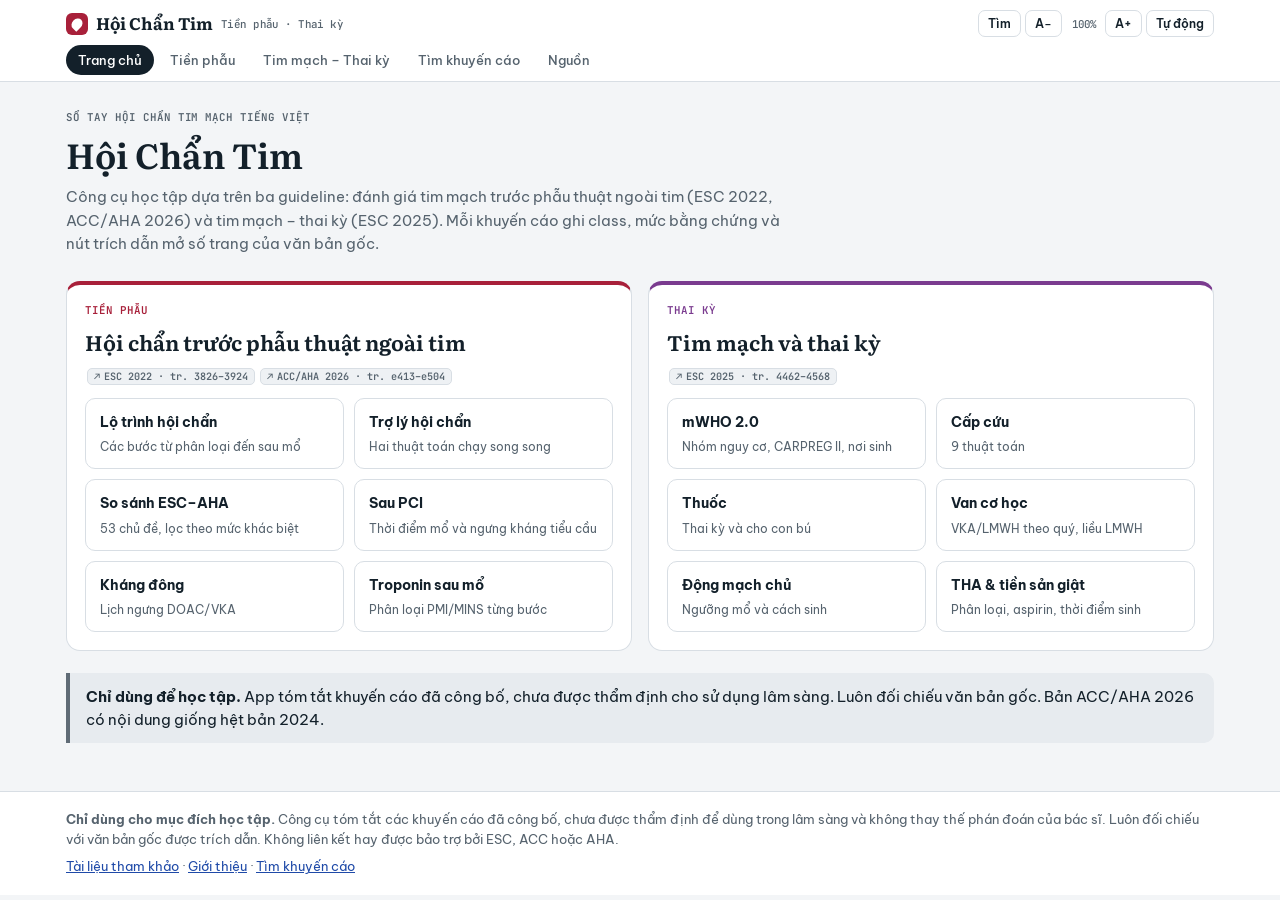
<file: index.html>
<!doctype html>
<html lang="vi">
<head>
<meta charset="utf-8">
<meta name="viewport" content="width=device-width, initial-scale=1, viewport-fit=cover">
<title>Hội Chẩn Tim</title>
<meta name="description" content="Công cụ học tập tiếng Việt về hội chẩn tim mạch trước phẫu thuật ngoài tim (ESC 2022, ACC/AHA 2026) và tim mạch – thai kỳ (ESC 2025). Mọi nội dung có trích dẫn khuyến cáo.">
<meta name="theme-color" content="#13202a">
<link rel="icon" href="data:image/svg+xml,%3Csvg xmlns='http://www.w3.org/2000/svg' viewBox='0 0 32 32'%3E%3Crect width='32' height='32' rx='7' fill='%23a8203a'/%3E%3Cpath d='M16 25s-8-5.2-8-11a4.5 4.5 0 0 1 8-2.8A4.5 4.5 0 0 1 24 14c0 5.8-8 11-8 11z' fill='%23fff'/%3E%3C/svg%3E">
<link rel="preconnect" href="https://fonts.googleapis.com">
<link rel="preconnect" href="https://fonts.gstatic.com" crossorigin>
<link rel="stylesheet" href="https://fonts.googleapis.com/css2?family=Be+Vietnam+Pro:wght@400;500;600;700&family=Literata:opsz,wght@7..72,500;7..72,650&family=JetBrains+Mono:wght@500;700&display=swap">
<link rel="stylesheet" href="assets/style.css">
</head>
<body>
<a class="skip" href="#main">Bỏ qua đến nội dung</a>
<header class="top">
  <div class="wrap bar">
    <a class="brand" href="#/"><span class="logo" aria-hidden="true"></span><b>Hội Chẩn Tim</b><small>Tiền phẫu · Thai kỳ</small></a>
    <div class="tools">
      <button type="button" class="ic" id="btn-search" aria-label="Tìm khuyến cáo">Tìm</button>
      <button type="button" class="ic" id="fs-down" aria-label="Giảm cỡ chữ">A−</button>
      <span class="fs" id="fs-val">100%</span>
      <button type="button" class="ic" id="fs-up" aria-label="Tăng cỡ chữ">A+</button>
      <button type="button" class="ic" id="btn-theme" aria-label="Đổi giao diện sáng/tối">Tự động</button>
    </div>
  </div>
  <nav class="wrap mainnav" id="mainnav" aria-label="Điều hướng chính"></nav>
  <nav class="wrap subnav" id="subnav" aria-label="Công cụ trong mục"></nav>
</header>
<main id="main" class="wrap" tabindex="-1"></main>
<footer class="foot">
  <div class="wrap">
    <p><b>Chỉ dùng cho mục đích học tập.</b> Công cụ tóm tắt các khuyến cáo đã công bố, chưa được thẩm định để dùng trong lâm sàng và không thay thế phán đoán của bác sĩ. Luôn đối chiếu với văn bản gốc được trích dẫn. Không liên kết hay được bảo trợ bởi ESC, ACC hoặc AHA.</p>
    <p><a href="#/nguon">Tài liệu tham khảo</a> · <a href="#/gioi-thieu">Giới thiệu</a> · <a href="#/tim">Tìm khuyến cáo</a></p>
  </div>
</footer>
<div class="modal" id="modal" hidden><div class="modal-card" role="dialog" aria-modal="true" aria-labelledby="modal-title"><button type="button" class="modal-x" id="modal-x" aria-label="Đóng">×</button><div id="modal-body"></div></div></div>
<script src="data/refs.js"></script>
<script src="data/periop.js"></script>
<script src="data/preg.js"></script>
<script src="assets/core.js"></script>
<script src="pages/periop.js"></script>
<script src="pages/preg.js"></script>
<script src="pages/common.js"></script>
</body>
</html>
</file>
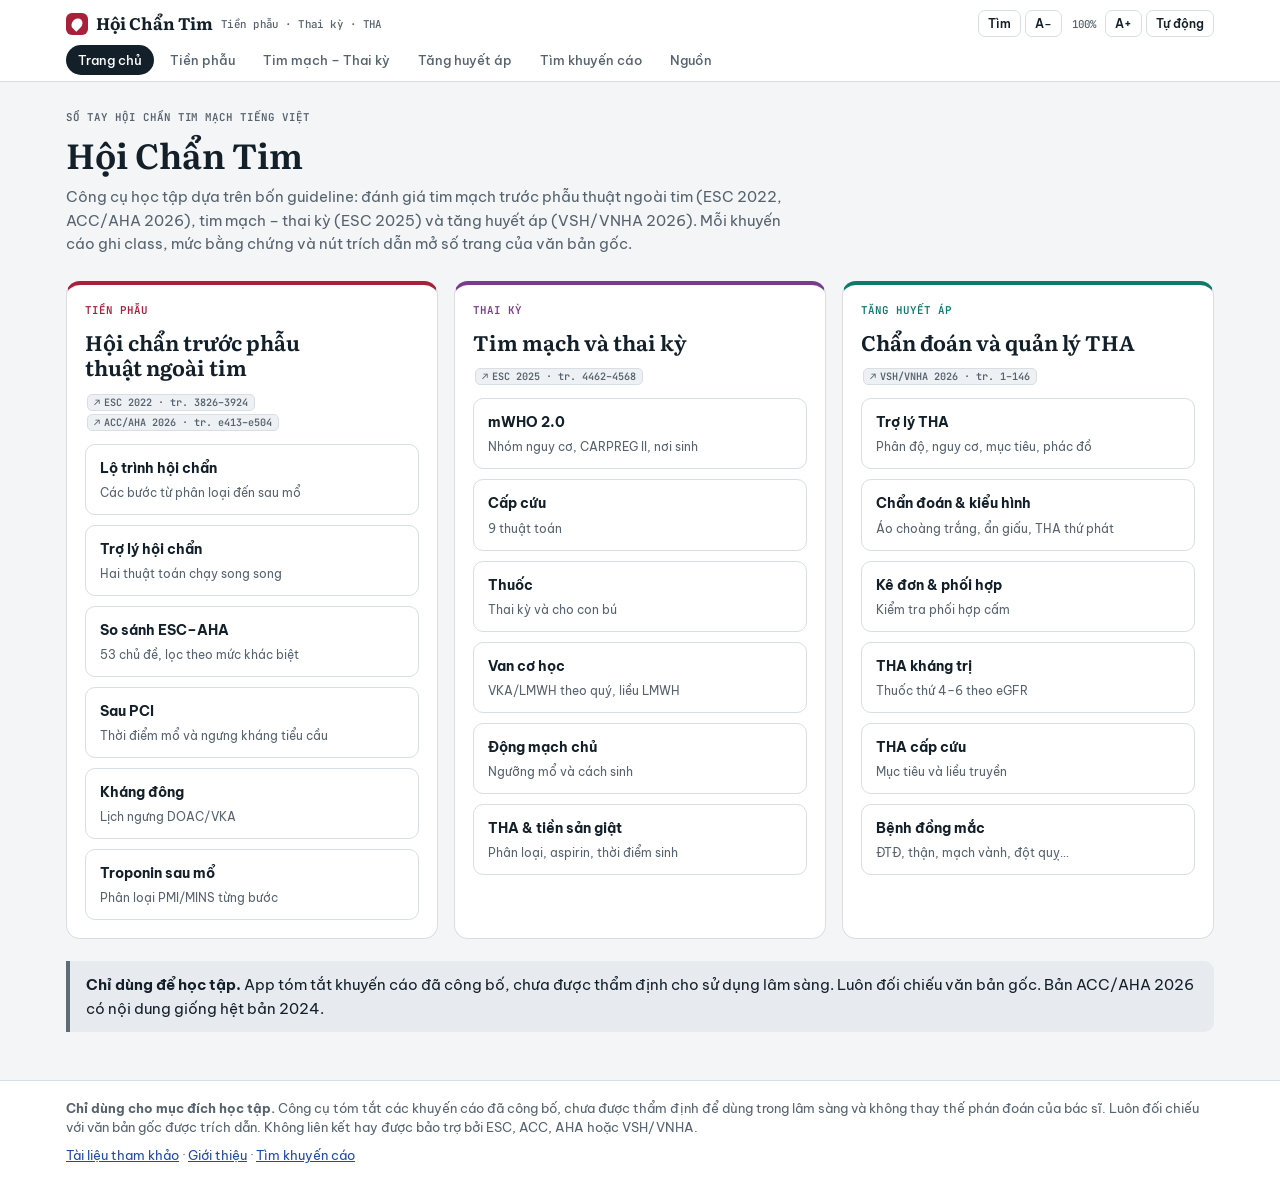
<file: timmach-vn/index.html>
<!doctype html>
<html lang="vi">
<head>
<meta charset="utf-8">
<meta name="viewport" content="width=device-width, initial-scale=1, viewport-fit=cover">
<title>Hội Chẩn Tim</title>
<meta name="description" content="Công cụ học tập tiếng Việt về hội chẩn tim mạch trước phẫu thuật ngoài tim (ESC 2022, ACC/AHA 2026) tim mạch – thai kỳ (ESC 2025) và tăng huyết áp (VSH/VNHA 2026). Mọi nội dung có trích dẫn khuyến cáo.">
<meta name="theme-color" content="#13202a">
<link rel="icon" href="data:image/svg+xml,%3Csvg xmlns='http://www.w3.org/2000/svg' viewBox='0 0 32 32'%3E%3Crect width='32' height='32' rx='7' fill='%23a8203a'/%3E%3Cpath d='M16 25s-8-5.2-8-11a4.5 4.5 0 0 1 8-2.8A4.5 4.5 0 0 1 24 14c0 5.8-8 11-8 11z' fill='%23fff'/%3E%3C/svg%3E">
<link rel="preconnect" href="https://fonts.googleapis.com">
<link rel="preconnect" href="https://fonts.gstatic.com" crossorigin>
<link rel="stylesheet" href="https://fonts.googleapis.com/css2?family=Be+Vietnam+Pro:wght@400;500;600;700&family=Literata:opsz,wght@7..72,500;7..72,650&family=JetBrains+Mono:wght@500;700&display=swap">
<link rel="stylesheet" href="assets/style.css">
</head>
<body>
<a class="skip" href="#main">Bỏ qua đến nội dung</a>
<header class="top">
  <div class="wrap bar">
    <a class="brand" href="#/"><span class="logo" aria-hidden="true"></span><b>Hội Chẩn Tim</b><small>Tiền phẫu · Thai kỳ · THA</small></a>
    <div class="tools">
      <button type="button" class="ic" id="btn-search" aria-label="Tìm khuyến cáo">Tìm</button>
      <button type="button" class="ic" id="fs-down" aria-label="Giảm cỡ chữ">A−</button>
      <span class="fs" id="fs-val">100%</span>
      <button type="button" class="ic" id="fs-up" aria-label="Tăng cỡ chữ">A+</button>
      <button type="button" class="ic" id="btn-theme" aria-label="Đổi giao diện sáng/tối">Tự động</button>
    </div>
  </div>
  <nav class="wrap mainnav" id="mainnav" aria-label="Điều hướng chính"></nav>
  <nav class="wrap subnav" id="subnav" aria-label="Công cụ trong mục"></nav>
</header>
<main id="main" class="wrap" tabindex="-1"></main>
<footer class="foot">
  <div class="wrap">
    <p><b>Chỉ dùng cho mục đích học tập.</b> Công cụ tóm tắt các khuyến cáo đã công bố, chưa được thẩm định để dùng trong lâm sàng và không thay thế phán đoán của bác sĩ. Luôn đối chiếu với văn bản gốc được trích dẫn. Không liên kết hay được bảo trợ bởi ESC, ACC, AHA hoặc VSH/VNHA.</p>
    <p><a href="#/nguon">Tài liệu tham khảo</a> · <a href="#/gioi-thieu">Giới thiệu</a> · <a href="#/tim">Tìm khuyến cáo</a></p>
  </div>
</footer>
<div class="modal" id="modal" hidden><div class="modal-card" role="dialog" aria-modal="true" aria-labelledby="modal-title"><button type="button" class="modal-x" id="modal-x" aria-label="Đóng">×</button><div id="modal-body"></div></div></div>
<script src="data/refs.js"></script>
<script src="data/periop.js"></script>
<script src="data/preg.js"></script>
<script src="data/tha.js"></script>
<script src="assets/core.js"></script>
<script src="pages/periop.js"></script>
<script src="pages/preg.js"></script>
<script src="pages/tha.js"></script>
<script src="pages/common.js"></script>
</body>
</html>
</file>
<file: assets/style.css>
/* Hội Chẩn Tim — sổ tay hội chẩn tim mạch. ESC = xanh chàm, AHA = đỏ thẫm, thai kỳ = tím mận; màu class theo quy ước guideline */
:root{
  --bg:#f3f5f7; --surface:#ffffff; --surface2:#eef1f4; --ink:#13202a; --muted:#56636e; --line:#d8dee4;
  --esc:#1f4aa8; --esc-soft:#e6ecfa; --aha:#a8203a; --aha-soft:#fae8ec; --preg:#7a3b8f; --preg-soft:#f3e8f7;
  --c1:#1f8a5b; --c1-soft:#dff3e9; --c2a:#a77a00; --c2a-soft:#fbf0cf; --c2b:#c3620f; --c2b-soft:#fde5d1;
  --c3:#b42d36; --c3-soft:#f9dfe1; --cv:#5f6b76; --cv-soft:#e7ebef; --focus:#2b6cb0;
  --f-display:"Literata", Georgia, "Times New Roman", serif;
  --f-body:"Be Vietnam Pro", "Segoe UI", system-ui, -apple-system, sans-serif;
  --f-mono:"JetBrains Mono", ui-monospace, "SF Mono", Consolas, monospace;
  --r:10px; --fs:15px; color-scheme:light;
}
@media (prefers-color-scheme: dark){:root:not([data-theme="light"]){
  --bg:#0e1419; --surface:#161f27; --surface2:#1c2731; --ink:#e4e9ee; --muted:#9aa7b3; --line:#2b3843;
  --esc:#8aa8f2; --esc-soft:#1b2848; --aha:#f08a9c; --aha-soft:#3a1a22; --preg:#d19be3; --preg-soft:#33203b;
  --c1:#5fcf98; --c1-soft:#143326; --c2a:#e8c04a; --c2a-soft:#382d0c; --c2b:#f39a55; --c2b-soft:#3d250f;
  --c3:#f07b83; --c3-soft:#3d1a1e; --cv:#a4afb9; --cv-soft:#25313b; --focus:#8ab4f8; color-scheme:dark}}
:root[data-theme="dark"]{
  --bg:#0e1419; --surface:#161f27; --surface2:#1c2731; --ink:#e4e9ee; --muted:#9aa7b3; --line:#2b3843;
  --esc:#8aa8f2; --esc-soft:#1b2848; --aha:#f08a9c; --aha-soft:#3a1a22; --preg:#d19be3; --preg-soft:#33203b;
  --c1:#5fcf98; --c1-soft:#143326; --c2a:#e8c04a; --c2a-soft:#382d0c; --c2b:#f39a55; --c2b-soft:#3d250f;
  --c3:#f07b83; --c3-soft:#3d1a1e; --cv:#a4afb9; --cv-soft:#25313b; --focus:#8ab4f8; color-scheme:dark}
*{box-sizing:border-box}
html{font-size:var(--fs)}
body{margin:0;background:var(--bg);color:var(--ink);font-family:var(--f-body);font-size:1rem;line-height:1.55;-webkit-text-size-adjust:100%}
h1,h2,h3,h4{font-family:var(--f-display);font-weight:650;text-wrap:balance;line-height:1.2;margin:0}
h1{font-size:clamp(1.55rem,3.4vw,2.3rem)} h2{font-size:1.4rem} h3{font-size:1.07rem} h4{font-size:.98rem}
p{margin:0} a{color:var(--esc)}
.skip{position:absolute;left:-999px;top:0;background:var(--ink);color:var(--surface);padding:8px 12px;z-index:50}
.skip:focus{left:8px}
.wrap{max-width:1180px;margin:0 auto;padding-left:max(16px,env(safe-area-inset-left,0px));padding-right:max(16px,env(safe-area-inset-right,0px))}
header.top{position:sticky;top:0;z-index:9;background:var(--surface);border-bottom:1px solid var(--line);padding-top:env(safe-area-inset-top,0px)}
.bar{display:flex;align-items:center;justify-content:space-between;gap:10px;flex-wrap:wrap;padding-block:10px 4px}
.brand{display:flex;align-items:center;gap:8px;text-decoration:none;color:var(--ink)}
.brand b{font-family:var(--f-display);font-size:1.12rem}
.brand small{font:500 .72rem var(--f-mono);color:var(--muted);letter-spacing:.04em}
.logo{width:22px;height:22px;border-radius:6px;background:var(--aha);display:inline-block;position:relative}
.logo::after{content:"";position:absolute;inset:6px 5px;border-radius:50% 50% 50% 0;background:var(--surface);transform:rotate(-45deg)}
.tools{display:flex;align-items:center;gap:4px}
.ic{border:1px solid var(--line);background:var(--surface);color:var(--ink);font:600 .8rem var(--f-body);padding:5px 9px;border-radius:7px;cursor:pointer}
.ic:hover{background:var(--surface2)}
.fs{font:500 .72rem var(--f-mono);color:var(--muted);min-width:3.2em;text-align:center}
nav.mainnav,nav.subnav{display:flex;gap:4px;overflow-x:auto;scrollbar-width:thin}
nav.mainnav{padding-block:4px 6px}
nav.subnav{padding-block:0 8px}
nav.subnav:empty{display:none}
.nv{flex:0 0 auto;text-decoration:none;color:var(--muted);font:500 .86rem var(--f-body);padding:6px 11px;border-radius:999px;white-space:nowrap;border:1px solid transparent}
.nv:hover{color:var(--ink);background:var(--surface2)}
.nv[aria-current="page"]{background:var(--ink);color:var(--surface)}
.subnav .nv{font-size:.8rem;padding:4px 10px}
.subnav .nv[aria-current="page"]{background:var(--surface2);color:var(--ink);border-color:var(--line)}
button:focus-visible,select:focus-visible,input:focus-visible,a:focus-visible,summary:focus-visible{outline:2px solid var(--focus);outline-offset:2px}
main{padding-block:22px 48px;display:flex;flex-direction:column;gap:22px;min-height:60vh}
main:focus{outline:none}
.lede{max-width:74ch;color:var(--muted)}
.eyebrow{font:600 .72rem var(--f-mono);letter-spacing:.09em;text-transform:uppercase;color:var(--muted)}
.head{display:flex;flex-direction:column;gap:8px}
.panel{background:var(--surface);border:1px solid var(--line);border-radius:var(--r);padding:16px;min-width:0}
.panel p,.callout p,.panel li{overflow-wrap:anywhere}
.stack{display:flex;flex-direction:column;gap:10px}
.row{display:flex;flex-wrap:wrap;gap:8px;align-items:center}
.callout{border-left:4px solid var(--aha);background:var(--aha-soft);padding:12px 16px;border-radius:0 var(--r) var(--r) 0}
.callout.esc{border-color:var(--esc);background:var(--esc-soft)}
.callout.preg{border-color:var(--preg);background:var(--preg-soft)}
.callout.neutral{border-color:var(--cv);background:var(--cv-soft)}
.grid2{display:grid;grid-template-columns:repeat(2,minmax(0,1fr));gap:16px}
.grid3{display:grid;grid-template-columns:repeat(3,minmax(0,1fr));gap:14px}
@media (max-width:820px){.grid2,.grid3{grid-template-columns:minmax(0,1fr)}}
.scroll{overflow-x:auto}
table{border-collapse:collapse;width:100%;font-size:.9rem}
th,td{border-bottom:1px solid var(--line);padding:8px 10px;text-align:left;vertical-align:top}
th{font:600 .72rem var(--f-mono);letter-spacing:.05em;text-transform:uppercase;color:var(--muted);background:var(--surface2)}
td.k{font-weight:600}
.col-esc{color:var(--esc)} .col-aha{color:var(--aha)} .col-preg{color:var(--preg)}
.note{font-size:.82rem;color:var(--muted)}
.small{font-size:.86rem}
ul.plain{margin:0;padding-left:1.1em;display:flex;flex-direction:column;gap:5px;font-size:.92rem}
ol.plain{margin:0;padding-left:1.3em;display:flex;flex-direction:column;gap:5px;font-size:.92rem}
/* class badges */
.cb{display:inline-flex;align-items:center;gap:5px;font:700 .72rem var(--f-mono);padding:2px 7px;border-radius:5px;white-space:nowrap;vertical-align:1px}
.cb i{font-style:normal;font-weight:500;opacity:.8}
.c1{background:var(--c1-soft);color:var(--c1)} .c2a{background:var(--c2a-soft);color:var(--c2a)}
.c2b{background:var(--c2b-soft);color:var(--c2b)} .c3,.c3h{background:var(--c3-soft);color:var(--c3)}
.c3h{outline:1.5px solid var(--c3)} .cv{background:var(--cv-soft);color:var(--cv)}
.who{font:700 .7rem var(--f-mono);letter-spacing:.06em;padding:2px 6px;border-radius:4px;white-space:nowrap}
.who.esc{background:var(--esc-soft);color:var(--esc)} .who.aha{background:var(--aha-soft);color:var(--aha)} .who.preg{background:var(--preg-soft);color:var(--preg)}
/* citations */
.cite{display:inline-flex;align-items:center;gap:4px;font:600 .68rem var(--f-mono);color:var(--muted);background:var(--surface2);border:1px solid var(--line);border-radius:5px;padding:1px 6px;cursor:pointer;white-space:nowrap;vertical-align:1px;margin-left:2px}
.cite:hover{color:var(--ink);border-color:var(--muted)}
.cite::before{content:"↗";font-weight:500}
.srcline{display:flex;flex-wrap:wrap;gap:4px;align-items:center;font-size:.78rem;color:var(--muted)}
/* diff chips */
.dchip{font:600 .72rem var(--f-body);padding:2px 9px;border-radius:999px;white-space:nowrap;border:1px solid currentColor}
.d-same{color:var(--c1)} .d-minor{color:var(--c2a)} .d-major{color:var(--c3)} .d-esc{color:var(--esc)} .d-aha{color:var(--aha)}
/* home + tiles */
.hero{display:flex;flex-direction:column;gap:10px;padding-block:6px 4px}
.hubs{display:grid;grid-template-columns:repeat(2,minmax(0,1fr));gap:16px}
@media (max-width:820px){.hubs{grid-template-columns:minmax(0,1fr)}}
.hub{background:var(--surface);border:1px solid var(--line);border-radius:14px;padding:18px;display:flex;flex-direction:column;gap:12px}
.hub.tp{border-top:4px solid var(--aha)} .hub.tk{border-top:4px solid var(--preg)}
.tiles{display:grid;grid-template-columns:repeat(auto-fill,minmax(230px,1fr));gap:10px}
.tile{display:flex;flex-direction:column;gap:4px;text-decoration:none;color:var(--ink);background:var(--surface);border:1px solid var(--line);border-radius:var(--r);padding:12px 14px}
.tile:hover{border-color:var(--muted)}
.tile b{font-size:.95rem}
.tile span{font-size:.82rem;color:var(--muted)}
.tile .tg{font:600 .66rem var(--f-mono);letter-spacing:.06em;text-transform:uppercase}
.steps-path{display:flex;flex-direction:column;gap:14px}
.pstep{display:grid;grid-template-columns:40px minmax(0,1fr);gap:12px}
.pnum{width:34px;height:34px;border-radius:50%;background:var(--ink);color:var(--surface);display:flex;align-items:center;justify-content:center;font:700 .9rem var(--f-mono)}
.pstep h3{margin-bottom:2px}
.chipbar{display:flex;flex-wrap:wrap;gap:6px;align-items:center}
.pill{display:inline-block;font:600 .74rem var(--f-mono);padding:2px 8px;border-radius:999px;background:var(--surface2);color:var(--muted)}
.pill.on{background:var(--ink);color:var(--surface)}
/* filters & forms */
.filters{display:flex;flex-wrap:wrap;gap:8px;align-items:center}
.chip{border:1px solid var(--line);background:var(--surface);color:var(--ink);font:500 .84rem var(--f-body);padding:5px 12px;border-radius:999px;cursor:pointer}
.chip[aria-pressed="true"]{background:var(--ink);color:var(--surface);border-color:var(--ink)}
input[type=search],input[type=number],input[type=text],select{font:inherit;font-size:.92rem;color:var(--ink);background:var(--surface);border:1px solid var(--line);border-radius:8px;padding:6px 9px;min-width:0;max-width:100%}
input[type=search]{flex:1 1 220px}
input[type=range]{width:100%;accent-color:var(--preg)}
.form{display:grid;grid-template-columns:repeat(auto-fill,minmax(220px,1fr));gap:12px 16px;align-items:start}
.field{display:flex;flex-direction:column;gap:5px;font-size:.88rem;min-width:0}
.field>span{font-weight:600}
.checks{display:flex;flex-direction:column;gap:5px;font-size:.88rem}
.checks label{display:flex;gap:7px;align-items:flex-start}
.checks input{margin-top:4px}
fieldset{border:1px solid var(--line);border-radius:8px;padding:10px 12px;margin:0;min-width:0}
legend{font-weight:600;font-size:.86rem;padding:0 4px}
.out{display:grid;grid-template-columns:repeat(2,minmax(0,1fr));gap:16px}
@media (max-width:820px){.out{grid-template-columns:minmax(0,1fr)}}
.outcol{border-radius:var(--r);border:1px solid var(--line);background:var(--surface);overflow:hidden;min-width:0}
.outcol>header{padding:10px 14px;font:700 .82rem var(--f-mono);letter-spacing:.05em}
.outcol.esc>header{background:var(--esc-soft);color:var(--esc)} .outcol.aha>header{background:var(--aha-soft);color:var(--aha)} .outcol.preg>header{background:var(--preg-soft);color:var(--preg)}
.steps{list-style:none;margin:0;padding:10px 14px 14px;display:flex;flex-direction:column;gap:9px}
.steps li{font-size:.9rem;display:flex;gap:8px;align-items:flex-start;flex-wrap:wrap}
.steps li>span.t{flex:1 1 200px;min-width:0}
.steps li.stop{font-weight:600}
.verdict{padding:12px 14px;font-size:.94rem;display:flex;flex-direction:column;gap:8px}
.verdict .big{font-family:var(--f-display);font-size:1.15rem;font-weight:650}
/* yes/no toggles (troponin.org style) */
.q{display:grid;grid-template-columns:minmax(0,1fr) auto;gap:10px;align-items:center;padding:10px 0;border-bottom:1px dashed var(--line)}
.q:last-child{border-bottom:0}
.yn{display:inline-flex;border:1px solid var(--line);border-radius:8px;overflow:hidden}
.yn button{border:0;background:var(--surface);color:var(--muted);font:600 .82rem var(--f-body);padding:6px 12px;cursor:pointer;border-right:1px solid var(--line)}
.yn button:last-child{border-right:0}
.yn button[aria-pressed="true"]{background:var(--ink);color:var(--surface)}
@media (max-width:520px){.q{grid-template-columns:minmax(0,1fr)}}
.result{border:2px solid var(--ink);border-radius:var(--r);padding:16px;background:var(--surface);display:flex;flex-direction:column;gap:8px}
/* recommendation list */
.rec{display:flex;gap:8px;align-items:flex-start;font-size:.9rem}
.rec .cb{margin-top:2px}
.rec>span.t{flex:1;min-width:0}
.recrow{background:var(--surface);border:1px solid var(--line);border-radius:8px;padding:10px 12px;display:flex;flex-direction:column;gap:6px}
.recrow .meta{display:flex;flex-wrap:wrap;gap:6px;align-items:center;font-size:.76rem;color:var(--muted)}
/* matrix */
.mrow{background:var(--surface);border:1px solid var(--line);border-radius:var(--r);overflow:hidden}
.mhead{display:flex;flex-wrap:wrap;gap:8px 12px;align-items:center;padding:12px 16px;border-bottom:1px solid var(--line)}
.mhead h3{flex:1 1 260px;font-size:1.02rem}
.mhead .cat{font:500 .72rem var(--f-mono);color:var(--muted);text-transform:uppercase;letter-spacing:.06em}
.mbody{display:grid;grid-template-columns:repeat(2,minmax(0,1fr))}
.mbody>div{padding:12px 16px;display:flex;flex-direction:column;gap:8px;min-width:0}
.mbody>div+div{border-left:1px solid var(--line)}
@media (max-width:760px){.mbody{grid-template-columns:minmax(0,1fr)}.mbody>div+div{border-left:0;border-top:1px solid var(--line)}}
.side-l{font:700 .7rem var(--f-mono);letter-spacing:.08em;display:flex;gap:6px;flex-wrap:wrap;align-items:center}
.tip{padding:10px 16px;background:var(--surface2);font-size:.88rem;border-top:1px solid var(--line)}
/* key diffs */
.keydiff{display:grid;grid-template-columns:repeat(auto-fill,minmax(280px,1fr));gap:12px}
.kd{background:var(--surface);border:1px solid var(--line);border-radius:var(--r);padding:14px;display:flex;flex-direction:column;gap:8px}
.kd h3{font-size:1rem}
.kd .r2{display:grid;grid-template-columns:44px minmax(0,1fr);gap:8px;font-size:.88rem;align-items:start}
.cormap{display:grid;grid-template-columns:repeat(5,minmax(0,1fr));gap:8px}
@media (max-width:640px){.cormap{grid-template-columns:repeat(2,minmax(0,1fr))}}
.cormap div{border-radius:8px;padding:10px;font-size:.82rem;display:flex;flex-direction:column;gap:4px}
.cormap b{font-family:var(--f-mono);font-size:.95rem}
/* timeline */
.tl{display:flex;flex-direction:column;gap:10px}
.tlrow{display:grid;grid-template-columns:52px minmax(0,1fr);gap:8px;align-items:center}
.bar2{position:relative;height:34px;border-radius:6px;overflow:hidden;display:flex;background:var(--surface2)}
.seg{height:100%;display:flex;align-items:center;justify-content:center;font:700 .7rem var(--f-mono);overflow:hidden;white-space:nowrap;border-right:1px solid var(--surface)}
.marker{position:absolute;top:-4px;bottom:-4px;width:3px;background:var(--ink);border-radius:2px}
.ticks{position:relative;height:18px;margin-left:60px;font:500 .68rem var(--f-mono);color:var(--muted)}
.ticks span{position:absolute;transform:translateX(-50%)}
.days{display:grid;grid-template-columns:repeat(11,minmax(34px,1fr));gap:3px;min-width:420px}
.days div{text-align:center;font:600 .7rem var(--f-mono);padding:7px 2px;border-radius:5px}
.days .h{color:var(--muted);font-weight:500}
.dk-take{background:var(--c1-soft);color:var(--c1)} .dk-hold{background:var(--c3-soft);color:var(--c3)}
.dk-bridge{background:var(--c2a-soft);color:var(--c2a)} .dk-post{background:var(--esc-soft);color:var(--esc)}
.legend{display:flex;flex-wrap:wrap;gap:10px;font-size:.8rem;color:var(--muted)}
.legend span{display:inline-flex;align-items:center;gap:5px}
.legend i{width:12px;height:12px;border-radius:3px;display:inline-block}
/* mWHO */
.mwho{display:grid;grid-template-columns:repeat(5,minmax(0,1fr));gap:6px}
@media (max-width:700px){.mwho{grid-template-columns:repeat(2,minmax(0,1fr))}}
.mw{border-radius:8px;padding:10px;border:2px solid transparent;display:flex;flex-direction:column;gap:3px;font-size:.8rem}
.mw b{font:700 .9rem var(--f-mono)}
.mw.on{border-color:var(--ink)}
.w1{background:var(--c1-soft);color:var(--c1)} .w2{background:#e3f1d8;color:#4f7a1d} .w23{background:var(--c2a-soft);color:var(--c2a)} .w3{background:var(--c2b-soft);color:var(--c2b)} .w4{background:var(--c3-soft);color:var(--c3)}
:root[data-theme="dark"] .w2{background:#22331a;color:#a6d37a}
@media (prefers-color-scheme: dark){:root:not([data-theme="light"]) .w2{background:#22331a;color:#a6d37a}}
/* drugs */
.dg{display:grid;grid-template-columns:repeat(3,minmax(0,1fr));gap:10px}
@media (max-width:760px){.dg{grid-template-columns:minmax(0,1fr)}}
.dgc{border-radius:8px;padding:10px 12px;display:flex;flex-direction:column;gap:4px;font-size:.9rem}
.dgc h4{font-family:var(--f-body);font-size:.82rem}
/* aorta ruler */
.ruler{position:relative;height:56px;border-radius:8px;background:linear-gradient(90deg,var(--c1-soft) 0 33.3%,var(--c2a-soft) 33.3% 50%,var(--c2b-soft) 50% 66.6%,var(--c3-soft) 66.6% 100%)}
.ruler .mk{position:absolute;top:-6px;bottom:-6px;width:3px;background:var(--ink);border-radius:2px}
.ruler .lb{position:absolute;bottom:4px;transform:translateX(-50%);font:600 .68rem var(--f-mono);color:var(--muted)}
/* algorithm */
.algo{display:flex;flex-direction:column;gap:8px}
.ab{border:1px solid var(--line);border-radius:8px;padding:10px 12px;background:var(--surface);display:flex;flex-direction:column;gap:5px;font-size:.9rem}
.ab.g{border-left:4px solid var(--c1)} .ab.y{border-left:4px solid var(--c2a)} .ab.o{border-left:4px solid var(--c2b)} .ab.r{border-left:4px solid var(--c3)} .ab.n{border-left:4px solid var(--cv)}
.arrow{text-align:center;color:var(--muted);font-size:.9rem;line-height:1}
.branch{display:grid;grid-template-columns:repeat(2,minmax(0,1fr));gap:10px}
@media (max-width:640px){.branch{grid-template-columns:minmax(0,1fr)}}
/* quiz */
.case{background:var(--surface);border:1px solid var(--line);border-radius:var(--r);padding:16px;display:flex;flex-direction:column;gap:10px}
.opts{display:flex;flex-direction:column;gap:6px}
.opts button{text-align:left;font:inherit;font-size:.9rem;color:var(--ink);background:var(--surface2);border:1px solid var(--line);border-radius:8px;padding:8px 12px;cursor:pointer}
.opts button.right{background:var(--c1-soft);border-color:var(--c1)}
.opts button.wrong{background:var(--c3-soft);border-color:var(--c3)}
.expl{font-size:.9rem;display:flex;flex-direction:column;gap:8px;border-top:1px dashed var(--line);padding-top:10px}
details{border:1px solid var(--line);border-radius:8px;background:var(--surface)}
details>summary{cursor:pointer;padding:10px 14px;font-weight:600}
details>div{padding:0 14px 14px}
/* modal */
.modal{position:fixed;inset:0;z-index:40;background:rgba(10,15,20,.55);display:flex;align-items:center;justify-content:center;padding:16px}
.modal-card{background:var(--surface);color:var(--ink);border-radius:12px;max-width:620px;width:100%;max-height:85vh;overflow:auto;padding:20px;position:relative;display:flex;flex-direction:column;gap:10px}
.modal-x{position:absolute;top:8px;right:10px;border:0;background:none;color:var(--muted);font-size:1.6rem;cursor:pointer;line-height:1}
.foot{border-top:1px solid var(--line);background:var(--surface);padding-block:18px calc(18px + env(safe-area-inset-bottom,0px));font-size:.84rem;color:var(--muted)}
.foot .wrap{display:flex;flex-direction:column;gap:8px}
.num{font-variant-numeric:tabular-nums}
@media (prefers-reduced-motion:no-preference){.tile,.mrow{transition:border-color .15s}}
[hidden]{display:none!important}
.stack>input[type=search]{flex:none}
mark{background:var(--c2a-soft);color:inherit;border-radius:3px;padding:0 2px}
</file>
<file: timmach-vn/assets/style.css>
/* Hội Chẩn Tim — sổ tay hội chẩn tim mạch. ESC = xanh chàm, AHA = đỏ thẫm, thai kỳ = tím mận; màu class theo quy ước guideline */
:root{
  --bg:#f3f5f7; --surface:#ffffff; --surface2:#eef1f4; --ink:#13202a; --muted:#56636e; --line:#d8dee4;
  --esc:#1f4aa8; --esc-soft:#e6ecfa; --aha:#a8203a; --aha-soft:#fae8ec; --preg:#7a3b8f; --preg-soft:#f3e8f7; --tha:#0f7a6c; --tha-soft:#e2f4f1;
  --c1:#1f8a5b; --c1-soft:#dff3e9; --c2a:#a77a00; --c2a-soft:#fbf0cf; --c2b:#c3620f; --c2b-soft:#fde5d1;
  --c3:#b42d36; --c3-soft:#f9dfe1; --cv:#5f6b76; --cv-soft:#e7ebef; --focus:#2b6cb0;
  --f-display:"Literata", Georgia, "Times New Roman", serif;
  --f-body:"Be Vietnam Pro", "Segoe UI", system-ui, -apple-system, sans-serif;
  --f-mono:"JetBrains Mono", ui-monospace, "SF Mono", Consolas, monospace;
  --r:10px; --fs:15px; color-scheme:light;
}
@media (prefers-color-scheme: dark){:root:not([data-theme="light"]){
  --bg:#0e1419; --surface:#161f27; --surface2:#1c2731; --ink:#e4e9ee; --muted:#9aa7b3; --line:#2b3843;
  --esc:#8aa8f2; --esc-soft:#1b2848; --aha:#f08a9c; --aha-soft:#3a1a22; --preg:#d19be3; --preg-soft:#33203b; --tha:#5fd3c0; --tha-soft:#153532;
  --c1:#5fcf98; --c1-soft:#143326; --c2a:#e8c04a; --c2a-soft:#382d0c; --c2b:#f39a55; --c2b-soft:#3d250f;
  --c3:#f07b83; --c3-soft:#3d1a1e; --cv:#a4afb9; --cv-soft:#25313b; --focus:#8ab4f8; color-scheme:dark}}
:root[data-theme="dark"]{
  --bg:#0e1419; --surface:#161f27; --surface2:#1c2731; --ink:#e4e9ee; --muted:#9aa7b3; --line:#2b3843;
  --esc:#8aa8f2; --esc-soft:#1b2848; --aha:#f08a9c; --aha-soft:#3a1a22; --preg:#d19be3; --preg-soft:#33203b; --tha:#5fd3c0; --tha-soft:#153532;
  --c1:#5fcf98; --c1-soft:#143326; --c2a:#e8c04a; --c2a-soft:#382d0c; --c2b:#f39a55; --c2b-soft:#3d250f;
  --c3:#f07b83; --c3-soft:#3d1a1e; --cv:#a4afb9; --cv-soft:#25313b; --focus:#8ab4f8; color-scheme:dark}
*{box-sizing:border-box}
html{font-size:var(--fs)}
body{margin:0;background:var(--bg);color:var(--ink);font-family:var(--f-body);font-size:1rem;line-height:1.55;-webkit-text-size-adjust:100%}
h1,h2,h3,h4{font-family:var(--f-display);font-weight:650;text-wrap:balance;line-height:1.2;margin:0}
h1{font-size:clamp(1.55rem,3.4vw,2.3rem)} h2{font-size:1.4rem} h3{font-size:1.07rem} h4{font-size:.98rem}
p{margin:0} a{color:var(--esc)}
.skip{position:absolute;left:-999px;top:0;background:var(--ink);color:var(--surface);padding:8px 12px;z-index:50}
.skip:focus{left:8px}
.wrap{max-width:1180px;margin:0 auto;padding-left:max(16px,env(safe-area-inset-left,0px));padding-right:max(16px,env(safe-area-inset-right,0px))}
header.top{position:sticky;top:0;z-index:9;background:var(--surface);border-bottom:1px solid var(--line);padding-top:env(safe-area-inset-top,0px)}
.bar{display:flex;align-items:center;justify-content:space-between;gap:10px;flex-wrap:wrap;padding-block:10px 4px}
.brand{display:flex;align-items:center;gap:8px;text-decoration:none;color:var(--ink)}
.brand b{font-family:var(--f-display);font-size:1.12rem}
.brand small{font:500 .72rem var(--f-mono);color:var(--muted);letter-spacing:.04em}
.logo{width:22px;height:22px;border-radius:6px;background:var(--aha);display:inline-block;position:relative}
.logo::after{content:"";position:absolute;inset:6px 5px;border-radius:50% 50% 50% 0;background:var(--surface);transform:rotate(-45deg)}
.tools{display:flex;align-items:center;gap:4px}
.ic{border:1px solid var(--line);background:var(--surface);color:var(--ink);font:600 .8rem var(--f-body);padding:5px 9px;border-radius:7px;cursor:pointer}
.ic:hover{background:var(--surface2)}
.fs{font:500 .72rem var(--f-mono);color:var(--muted);min-width:3.2em;text-align:center}
nav.mainnav,nav.subnav{display:flex;gap:4px;overflow-x:auto;scrollbar-width:thin}
nav.mainnav{padding-block:4px 6px}
nav.subnav{padding-block:0 8px}
nav.subnav:empty{display:none}
.nv{flex:0 0 auto;text-decoration:none;color:var(--muted);font:500 .86rem var(--f-body);padding:6px 11px;border-radius:999px;white-space:nowrap;border:1px solid transparent}
.nv:hover{color:var(--ink);background:var(--surface2)}
.nv[aria-current="page"]{background:var(--ink);color:var(--surface)}
.subnav .nv{font-size:.8rem;padding:4px 10px}
.subnav .nv[aria-current="page"]{background:var(--surface2);color:var(--ink);border-color:var(--line)}
button:focus-visible,select:focus-visible,input:focus-visible,a:focus-visible,summary:focus-visible{outline:2px solid var(--focus);outline-offset:2px}
main{padding-block:22px 48px;display:flex;flex-direction:column;gap:22px;min-height:60vh}
main:focus{outline:none}
.lede{max-width:74ch;color:var(--muted)}
.eyebrow{font:600 .72rem var(--f-mono);letter-spacing:.09em;text-transform:uppercase;color:var(--muted)}
.head{display:flex;flex-direction:column;gap:8px}
.panel{background:var(--surface);border:1px solid var(--line);border-radius:var(--r);padding:16px;min-width:0}
.panel p,.callout p,.panel li{overflow-wrap:anywhere}
.stack{display:flex;flex-direction:column;gap:10px}
.row{display:flex;flex-wrap:wrap;gap:8px;align-items:center}
.callout{border-left:4px solid var(--aha);background:var(--aha-soft);padding:12px 16px;border-radius:0 var(--r) var(--r) 0}
.callout.esc{border-color:var(--esc);background:var(--esc-soft)}
.callout.preg{border-color:var(--preg);background:var(--preg-soft)}
.callout.neutral{border-color:var(--cv);background:var(--cv-soft)}
.grid2{display:grid;grid-template-columns:repeat(2,minmax(0,1fr));gap:16px}
.grid3{display:grid;grid-template-columns:repeat(3,minmax(0,1fr));gap:14px}
@media (max-width:820px){.grid2,.grid3{grid-template-columns:minmax(0,1fr)}}
.scroll{overflow-x:auto}
table{border-collapse:collapse;width:100%;font-size:.9rem}
th,td{border-bottom:1px solid var(--line);padding:8px 10px;text-align:left;vertical-align:top}
th{font:600 .72rem var(--f-mono);letter-spacing:.05em;text-transform:uppercase;color:var(--muted);background:var(--surface2)}
td.k{font-weight:600}
.col-esc{color:var(--esc)} .col-aha{color:var(--aha)} .col-preg{color:var(--preg)}
.note{font-size:.82rem;color:var(--muted)}
.small{font-size:.86rem}
ul.plain{margin:0;padding-left:1.1em;display:flex;flex-direction:column;gap:5px;font-size:.92rem}
ol.plain{margin:0;padding-left:1.3em;display:flex;flex-direction:column;gap:5px;font-size:.92rem}
/* class badges */
.cb{display:inline-flex;align-items:center;gap:5px;font:700 .72rem var(--f-mono);padding:2px 7px;border-radius:5px;white-space:nowrap;vertical-align:1px}
.cb i{font-style:normal;font-weight:500;opacity:.8}
.c1{background:var(--c1-soft);color:var(--c1)} .c2a{background:var(--c2a-soft);color:var(--c2a)}
.c2b{background:var(--c2b-soft);color:var(--c2b)} .c3,.c3h{background:var(--c3-soft);color:var(--c3)}
.c3h{outline:1.5px solid var(--c3)} .cv{background:var(--cv-soft);color:var(--cv)}
.who{font:700 .7rem var(--f-mono);letter-spacing:.06em;padding:2px 6px;border-radius:4px;white-space:nowrap}
.who.esc{background:var(--esc-soft);color:var(--esc)} .who.aha{background:var(--aha-soft);color:var(--aha)} .who.preg{background:var(--preg-soft);color:var(--preg)}
/* citations */
.cite{display:inline-flex;align-items:center;gap:4px;font:600 .68rem var(--f-mono);color:var(--muted);background:var(--surface2);border:1px solid var(--line);border-radius:5px;padding:1px 6px;cursor:pointer;white-space:nowrap;vertical-align:1px;margin-left:2px}
.cite:hover{color:var(--ink);border-color:var(--muted)}
.cite::before{content:"↗";font-weight:500}
.srcline{display:flex;flex-wrap:wrap;gap:4px;align-items:center;font-size:.78rem;color:var(--muted)}
/* diff chips */
.dchip{font:600 .72rem var(--f-body);padding:2px 9px;border-radius:999px;white-space:nowrap;border:1px solid currentColor}
.d-same{color:var(--c1)} .d-minor{color:var(--c2a)} .d-major{color:var(--c3)} .d-esc{color:var(--esc)} .d-aha{color:var(--aha)}
/* home + tiles */
.hero{display:flex;flex-direction:column;gap:10px;padding-block:6px 4px}
.hubs{display:grid;grid-template-columns:repeat(2,minmax(0,1fr));gap:16px}
@media (max-width:820px){.hubs{grid-template-columns:minmax(0,1fr)}}
.hub{background:var(--surface);border:1px solid var(--line);border-radius:14px;padding:18px;display:flex;flex-direction:column;gap:12px}
.hub.tp{border-top:4px solid var(--aha)} .hub.tk{border-top:4px solid var(--preg)}
.tiles{display:grid;grid-template-columns:repeat(auto-fill,minmax(230px,1fr));gap:10px}
.tile{display:flex;flex-direction:column;gap:4px;text-decoration:none;color:var(--ink);background:var(--surface);border:1px solid var(--line);border-radius:var(--r);padding:12px 14px}
.tile:hover{border-color:var(--muted)}
.tile b{font-size:.95rem}
.tile span{font-size:.82rem;color:var(--muted)}
.tile .tg{font:600 .66rem var(--f-mono);letter-spacing:.06em;text-transform:uppercase}
.steps-path{display:flex;flex-direction:column;gap:14px}
.pstep{display:grid;grid-template-columns:40px minmax(0,1fr);gap:12px}
.pnum{width:34px;height:34px;border-radius:50%;background:var(--ink);color:var(--surface);display:flex;align-items:center;justify-content:center;font:700 .9rem var(--f-mono)}
.pstep h3{margin-bottom:2px}
.chipbar{display:flex;flex-wrap:wrap;gap:6px;align-items:center}
.pill{display:inline-block;font:600 .74rem var(--f-mono);padding:2px 8px;border-radius:999px;background:var(--surface2);color:var(--muted)}
.pill.on{background:var(--ink);color:var(--surface)}
/* filters & forms */
.filters{display:flex;flex-wrap:wrap;gap:8px;align-items:center}
.chip{border:1px solid var(--line);background:var(--surface);color:var(--ink);font:500 .84rem var(--f-body);padding:5px 12px;border-radius:999px;cursor:pointer}
.chip[aria-pressed="true"]{background:var(--ink);color:var(--surface);border-color:var(--ink)}
input[type=search],input[type=number],input[type=text],select{font:inherit;font-size:.92rem;color:var(--ink);background:var(--surface);border:1px solid var(--line);border-radius:8px;padding:6px 9px;min-width:0;max-width:100%}
input[type=search]{flex:1 1 220px}
input[type=range]{width:100%;accent-color:var(--preg)}
.form{display:grid;grid-template-columns:repeat(auto-fill,minmax(220px,1fr));gap:12px 16px;align-items:start}
.field{display:flex;flex-direction:column;gap:5px;font-size:.88rem;min-width:0}
.field>span{font-weight:600}
.checks{display:flex;flex-direction:column;gap:5px;font-size:.88rem}
.checks label{display:flex;gap:7px;align-items:flex-start}
.checks input{margin-top:4px}
fieldset{border:1px solid var(--line);border-radius:8px;padding:10px 12px;margin:0;min-width:0}
legend{font-weight:600;font-size:.86rem;padding:0 4px}
.out{display:grid;grid-template-columns:repeat(2,minmax(0,1fr));gap:16px}
@media (max-width:820px){.out{grid-template-columns:minmax(0,1fr)}}
.outcol{border-radius:var(--r);border:1px solid var(--line);background:var(--surface);overflow:hidden;min-width:0}
.outcol>header{padding:10px 14px;font:700 .82rem var(--f-mono);letter-spacing:.05em}
.outcol.esc>header{background:var(--esc-soft);color:var(--esc)} .outcol.aha>header{background:var(--aha-soft);color:var(--aha)} .outcol.preg>header{background:var(--preg-soft);color:var(--preg)}
.steps{list-style:none;margin:0;padding:10px 14px 14px;display:flex;flex-direction:column;gap:9px}
.steps li{font-size:.9rem;display:flex;gap:8px;align-items:flex-start;flex-wrap:wrap}
.steps li>span.t{flex:1 1 200px;min-width:0}
.steps li.stop{font-weight:600}
.verdict{padding:12px 14px;font-size:.94rem;display:flex;flex-direction:column;gap:8px}
.verdict .big{font-family:var(--f-display);font-size:1.15rem;font-weight:650}
/* yes/no toggles (troponin.org style) */
.q{display:grid;grid-template-columns:minmax(0,1fr) auto;gap:10px;align-items:center;padding:10px 0;border-bottom:1px dashed var(--line)}
.q:last-child{border-bottom:0}
.yn{display:inline-flex;border:1px solid var(--line);border-radius:8px;overflow:hidden}
.yn button{border:0;background:var(--surface);color:var(--muted);font:600 .82rem var(--f-body);padding:6px 12px;cursor:pointer;border-right:1px solid var(--line)}
.yn button:last-child{border-right:0}
.yn button[aria-pressed="true"]{background:var(--ink);color:var(--surface)}
@media (max-width:520px){.q{grid-template-columns:minmax(0,1fr)}}
.result{border:2px solid var(--ink);border-radius:var(--r);padding:16px;background:var(--surface);display:flex;flex-direction:column;gap:8px}
/* recommendation list */
.rec{display:flex;gap:8px;align-items:flex-start;font-size:.9rem}
.rec .cb{margin-top:2px}
.rec>span.t{flex:1;min-width:0}
.recrow{background:var(--surface);border:1px solid var(--line);border-radius:8px;padding:10px 12px;display:flex;flex-direction:column;gap:6px}
.recrow .meta{display:flex;flex-wrap:wrap;gap:6px;align-items:center;font-size:.76rem;color:var(--muted)}
/* matrix */
.mrow{background:var(--surface);border:1px solid var(--line);border-radius:var(--r);overflow:hidden}
.mhead{display:flex;flex-wrap:wrap;gap:8px 12px;align-items:center;padding:12px 16px;border-bottom:1px solid var(--line)}
.mhead h3{flex:1 1 260px;font-size:1.02rem}
.mhead .cat{font:500 .72rem var(--f-mono);color:var(--muted);text-transform:uppercase;letter-spacing:.06em}
.mbody{display:grid;grid-template-columns:repeat(2,minmax(0,1fr))}
.mbody>div{padding:12px 16px;display:flex;flex-direction:column;gap:8px;min-width:0}
.mbody>div+div{border-left:1px solid var(--line)}
@media (max-width:760px){.mbody{grid-template-columns:minmax(0,1fr)}.mbody>div+div{border-left:0;border-top:1px solid var(--line)}}
.side-l{font:700 .7rem var(--f-mono);letter-spacing:.08em;display:flex;gap:6px;flex-wrap:wrap;align-items:center}
.tip{padding:10px 16px;background:var(--surface2);font-size:.88rem;border-top:1px solid var(--line)}
/* key diffs */
.keydiff{display:grid;grid-template-columns:repeat(auto-fill,minmax(280px,1fr));gap:12px}
.kd{background:var(--surface);border:1px solid var(--line);border-radius:var(--r);padding:14px;display:flex;flex-direction:column;gap:8px}
.kd h3{font-size:1rem}
.kd .r2{display:grid;grid-template-columns:44px minmax(0,1fr);gap:8px;font-size:.88rem;align-items:start}
.cormap{display:grid;grid-template-columns:repeat(5,minmax(0,1fr));gap:8px}
@media (max-width:640px){.cormap{grid-template-columns:repeat(2,minmax(0,1fr))}}
.cormap div{border-radius:8px;padding:10px;font-size:.82rem;display:flex;flex-direction:column;gap:4px}
.cormap b{font-family:var(--f-mono);font-size:.95rem}
/* timeline */
.tl{display:flex;flex-direction:column;gap:10px}
.tlrow{display:grid;grid-template-columns:52px minmax(0,1fr);gap:8px;align-items:center}
.bar2{position:relative;height:34px;border-radius:6px;overflow:hidden;display:flex;background:var(--surface2)}
.seg{height:100%;display:flex;align-items:center;justify-content:center;font:700 .7rem var(--f-mono);overflow:hidden;white-space:nowrap;border-right:1px solid var(--surface)}
.marker{position:absolute;top:-4px;bottom:-4px;width:3px;background:var(--ink);border-radius:2px}
.ticks{position:relative;height:18px;margin-left:60px;font:500 .68rem var(--f-mono);color:var(--muted)}
.ticks span{position:absolute;transform:translateX(-50%)}
.days{display:grid;grid-template-columns:repeat(11,minmax(34px,1fr));gap:3px;min-width:420px}
.days div{text-align:center;font:600 .7rem var(--f-mono);padding:7px 2px;border-radius:5px}
.days .h{color:var(--muted);font-weight:500}
.dk-take{background:var(--c1-soft);color:var(--c1)} .dk-hold{background:var(--c3-soft);color:var(--c3)}
.dk-bridge{background:var(--c2a-soft);color:var(--c2a)} .dk-post{background:var(--esc-soft);color:var(--esc)}
.legend{display:flex;flex-wrap:wrap;gap:10px;font-size:.8rem;color:var(--muted)}
.legend span{display:inline-flex;align-items:center;gap:5px}
.legend i{width:12px;height:12px;border-radius:3px;display:inline-block}
/* mWHO */
.mwho{display:grid;grid-template-columns:repeat(5,minmax(0,1fr));gap:6px}
@media (max-width:700px){.mwho{grid-template-columns:repeat(2,minmax(0,1fr))}}
.mw{border-radius:8px;padding:10px;border:2px solid transparent;display:flex;flex-direction:column;gap:3px;font-size:.8rem}
.mw b{font:700 .9rem var(--f-mono)}
.mw.on{border-color:var(--ink)}
.w1{background:var(--c1-soft);color:var(--c1)} .w2{background:#e3f1d8;color:#4f7a1d} .w23{background:var(--c2a-soft);color:var(--c2a)} .w3{background:var(--c2b-soft);color:var(--c2b)} .w4{background:var(--c3-soft);color:var(--c3)}
:root[data-theme="dark"] .w2{background:#22331a;color:#a6d37a}
@media (prefers-color-scheme: dark){:root:not([data-theme="light"]) .w2{background:#22331a;color:#a6d37a}}
/* drugs */
.dg{display:grid;grid-template-columns:repeat(3,minmax(0,1fr));gap:10px}
@media (max-width:760px){.dg{grid-template-columns:minmax(0,1fr)}}
.dgc{border-radius:8px;padding:10px 12px;display:flex;flex-direction:column;gap:4px;font-size:.9rem}
.dgc h4{font-family:var(--f-body);font-size:.82rem}
/* aorta ruler */
.ruler{position:relative;height:56px;border-radius:8px;background:linear-gradient(90deg,var(--c1-soft) 0 33.3%,var(--c2a-soft) 33.3% 50%,var(--c2b-soft) 50% 66.6%,var(--c3-soft) 66.6% 100%)}
.ruler .mk{position:absolute;top:-6px;bottom:-6px;width:3px;background:var(--ink);border-radius:2px}
.ruler .lb{position:absolute;bottom:4px;transform:translateX(-50%);font:600 .68rem var(--f-mono);color:var(--muted)}
/* algorithm */
.algo{display:flex;flex-direction:column;gap:8px}
.ab{border:1px solid var(--line);border-radius:8px;padding:10px 12px;background:var(--surface);display:flex;flex-direction:column;gap:5px;font-size:.9rem}
.ab.g{border-left:4px solid var(--c1)} .ab.y{border-left:4px solid var(--c2a)} .ab.o{border-left:4px solid var(--c2b)} .ab.r{border-left:4px solid var(--c3)} .ab.n{border-left:4px solid var(--cv)}
.arrow{text-align:center;color:var(--muted);font-size:.9rem;line-height:1}
.branch{display:grid;grid-template-columns:repeat(2,minmax(0,1fr));gap:10px}
@media (max-width:640px){.branch{grid-template-columns:minmax(0,1fr)}}
/* quiz */
.case{background:var(--surface);border:1px solid var(--line);border-radius:var(--r);padding:16px;display:flex;flex-direction:column;gap:10px}
.opts{display:flex;flex-direction:column;gap:6px}
.opts button{text-align:left;font:inherit;font-size:.9rem;color:var(--ink);background:var(--surface2);border:1px solid var(--line);border-radius:8px;padding:8px 12px;cursor:pointer}
.opts button.right{background:var(--c1-soft);border-color:var(--c1)}
.opts button.wrong{background:var(--c3-soft);border-color:var(--c3)}
.expl{font-size:.9rem;display:flex;flex-direction:column;gap:8px;border-top:1px dashed var(--line);padding-top:10px}
details{border:1px solid var(--line);border-radius:8px;background:var(--surface)}
details>summary{cursor:pointer;padding:10px 14px;font-weight:600}
details>div{padding:0 14px 14px}
/* modal */
.modal{position:fixed;inset:0;z-index:40;background:rgba(10,15,20,.55);display:flex;align-items:center;justify-content:center;padding:16px}
.modal-card{background:var(--surface);color:var(--ink);border-radius:12px;max-width:620px;width:100%;max-height:85vh;overflow:auto;padding:20px;position:relative;display:flex;flex-direction:column;gap:10px}
.modal-x{position:absolute;top:8px;right:10px;border:0;background:none;color:var(--muted);font-size:1.6rem;cursor:pointer;line-height:1}
.foot{border-top:1px solid var(--line);background:var(--surface);padding-block:18px calc(18px + env(safe-area-inset-bottom,0px));font-size:.84rem;color:var(--muted)}
.foot .wrap{display:flex;flex-direction:column;gap:8px}
.num{font-variant-numeric:tabular-nums}
@media (prefers-reduced-motion:no-preference){.tile,.mrow{transition:border-color .15s}}
[hidden]{display:none!important}
.stack>input[type=search]{flex:none}
mark{background:var(--c2a-soft);color:inherit;border-radius:3px;padding:0 2px}

/* Tăng huyết áp (VSH/VNHA 2026) */
.callout.tha{border-color:var(--tha);background:var(--tha-soft)}
.col-tha{color:var(--tha)} .who.tha{background:var(--tha-soft);color:var(--tha)}
.hub.tha{border-top:4px solid var(--tha)}
.outcol.tha>header{background:var(--tha-soft);color:var(--tha)}
.hubs.three{grid-template-columns:repeat(3,minmax(0,1fr))}
@media (max-width:1100px){.hubs.three{grid-template-columns:minmax(0,1fr)}}
.d5{display:grid;grid-template-columns:repeat(5,minmax(0,1fr));gap:8px;counter-reset:d5}
@media (max-width:820px){.d5{grid-template-columns:minmax(0,1fr)}}
.d5 a{display:block;border:1px solid var(--line);border-top:4px solid var(--tha);border-radius:10px;padding:12px;text-decoration:none;color:inherit;background:var(--surface)}
.d5 a b{display:block;font-size:1.05rem;color:var(--tha)} .d5 a span{font-size:.88rem;color:var(--muted)}
.bpgrid{width:100%;border-collapse:collapse;font-size:.9rem}
.bpgrid td,.bpgrid th{border:1px solid var(--line);padding:6px 8px;text-align:center}
.bpgrid th{background:var(--cv-soft)}
.bpgrid td.hit{outline:3px solid var(--tha);outline-offset:-3px;font-weight:700}
.rk-lo{background:var(--c1-soft)} .rk-mid{background:var(--c2a-soft)} .rk-hi{background:var(--c3-soft)}
.rxcard{border:1px solid var(--line);border-left:5px solid var(--tha);border-radius:10px;padding:12px 14px;background:var(--surface)}
.rxcard.warn{border-left-color:var(--c3)} .rxcard.ok{border-left-color:var(--c1)}
.chip{display:inline-block;border:1px solid var(--line);border-radius:999px;padding:2px 10px;margin:2px 4px 2px 0;font-size:.85rem}
.chip.bad{border-color:var(--c3);color:var(--c3)} .chip.good{border-color:var(--c1);color:var(--c1)}
.tline{list-style:none;padding:0;margin:0;border-left:3px solid var(--tha)}
.tline li{position:relative;padding:4px 0 10px 16px}
.tline li:before{content:'';position:absolute;left:-8px;top:9px;width:13px;height:13px;border-radius:50%;background:var(--tha)}
.tline li b{display:block}
</file>
